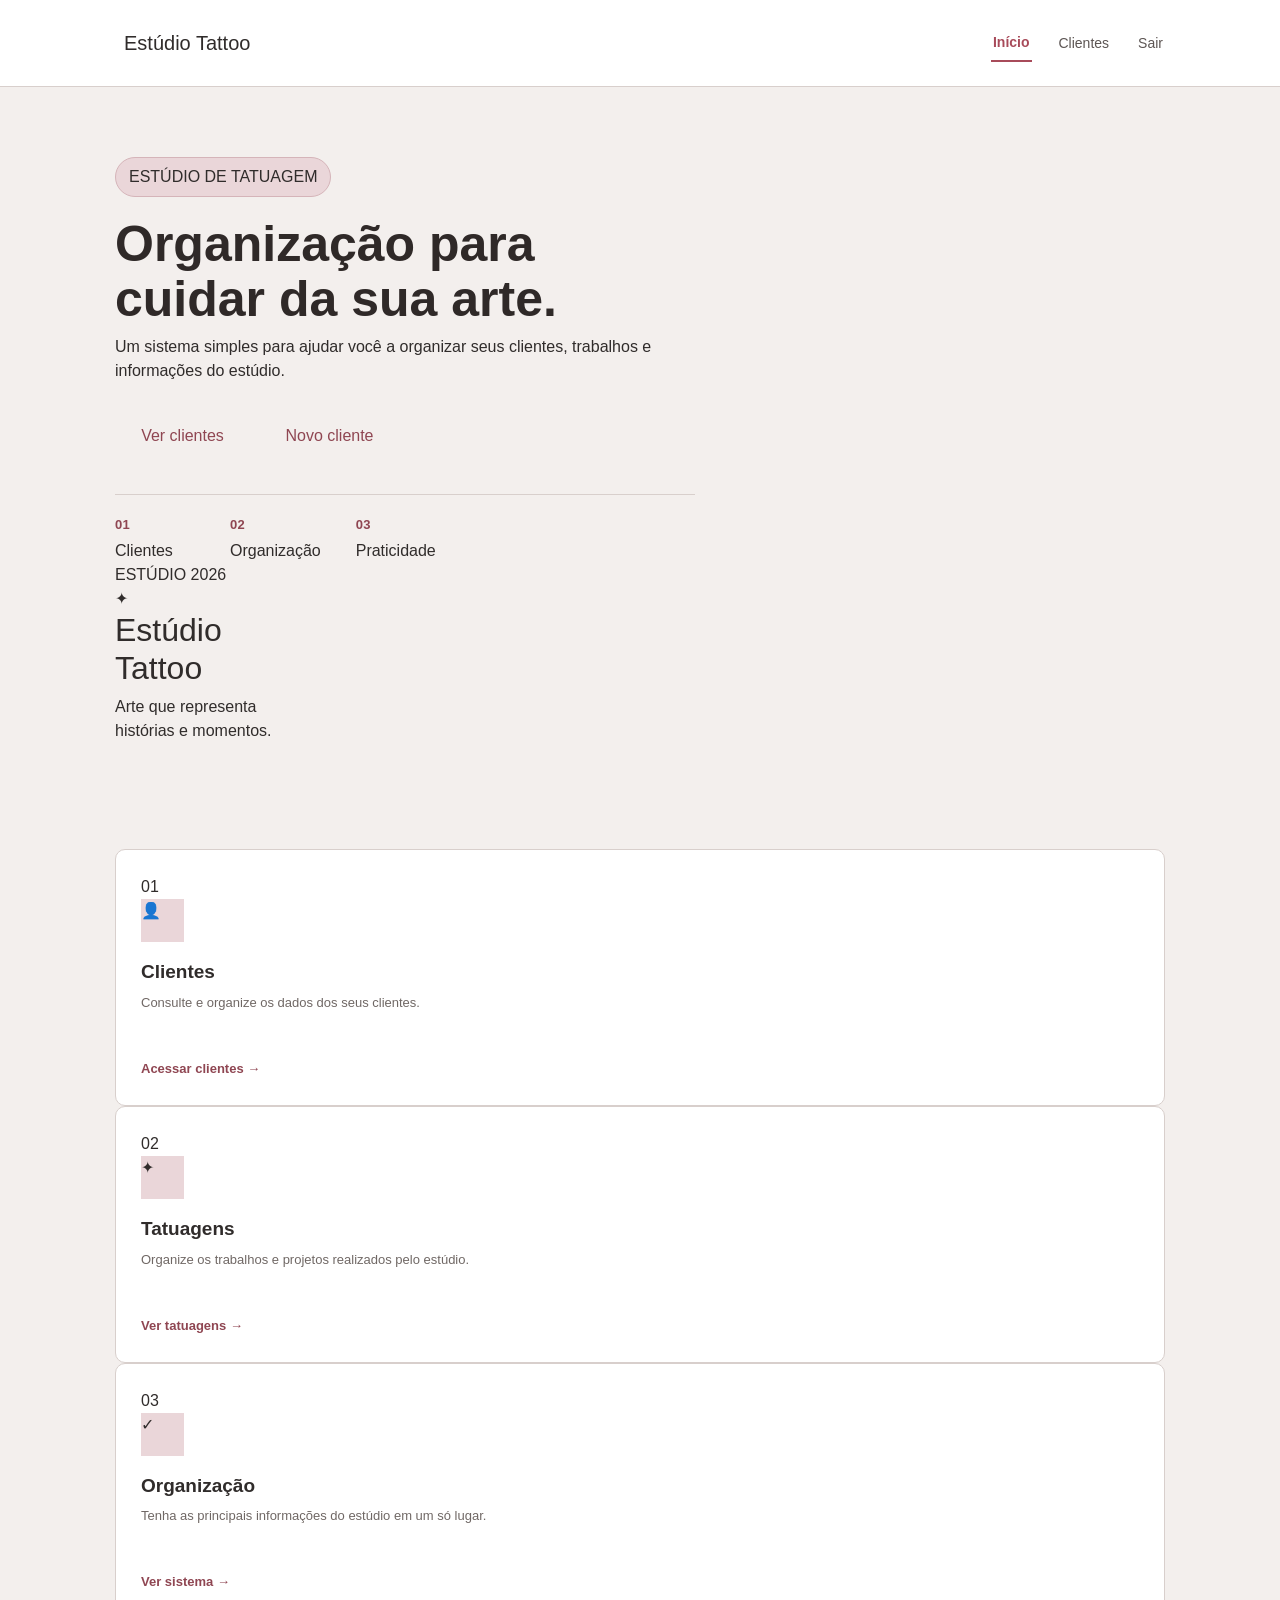
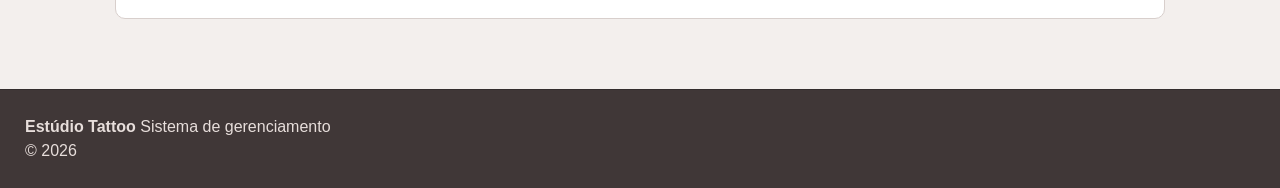
<file: frontend/index.html>
<!DOCTYPE html>
<html lang="pt-br">

<head>
    <meta charset="UTF-8">
    <meta name="viewport" content="width=device-width, initial-scale=1.0">

    <title>Estúdio Tattoo</title>

    <link href="https://cdn.jsdelivr.net/npm/bootstrap@5.3.3/dist/css/bootstrap.min.css" rel="stylesheet">
    <link rel="stylesheet" href="style.css">
</head>

<body>

    <!-- MENU -->
    <nav class="navbar">
        <div class="container">

            <a class="navbar-brand" href="index.html">
                <span class="logo-ponto"></span>
                Estúdio Tattoo
            </a>

            <div class="menu">
                <a href="index.html" class="menu-ativo">Início</a>
                <a href="clientes.html">Clientes</a>
                <a href="login.html">Sair</a>
            </div>

        </div>
    </nav>


    <!-- APRESENTAÇÃO -->
    <main class="inicio">

        <div class="inicio-conteudo">

            <div class="inicio-tag">
                ESTÚDIO DE TATUAGEM
            </div>

            <h1>
                Organização para<br>
                cuidar da sua arte.
            </h1>

            <p>
                Um sistema simples para ajudar você a organizar
                seus clientes, trabalhos e informações do estúdio.
            </p>

            <div class="inicio-botoes">
                <a href="clientes.html" class="btn-principal">
                    Ver clientes
                </a>

                <a href="clientes.html" class="btn-secundario">
                    Novo cliente
                </a>
            </div>

            <div class="inicio-info">

                <div>
                    <strong>01</strong>
                    <span>Clientes</span>
                </div>

                <div>
                    <strong>02</strong>
                    <span>Organização</span>
                </div>

                <div>
                    <strong>03</strong>
                    <span>Praticidade</span>
                </div>

            </div>

        </div>


        <!-- DESTAQUE -->
        <div class="inicio-destaque">

            <div class="destaque-fundo"></div>

            <div class="destaque-card">

                <div class="destaque-topo">
                    <span>ESTÚDIO</span>
                    <span>2026</span>
                </div>

                <div class="destaque-simbolo">
                    ✦
                </div>

                <h2>
                    Estúdio<br>
                    Tattoo
                </h2>

                <div class="destaque-linha"></div>

                <p>
                    Arte que representa<br>
                    histórias e momentos.
                </p>

            </div>

        </div>

    </main>


    <!-- CARDS -->
    <section class="dashboard">

        <div class="card-dashboard">

            <div class="card-numero">01</div>

            <div class="card-icone">
                👤
            </div>

            <h3>Clientes</h3>

            <p>
                Consulte e organize os dados
                dos seus clientes.
            </p>

            <a href="clientes.html">
                Acessar clientes
                <span>→</span>
            </a>

        </div>


        <div class="card-dashboard">

            <div class="card-numero">02</div>

            <div class="card-icone">
                ✦
            </div>

            <h3>Tatuagens</h3>

            <p>
                Organize os trabalhos e projetos
                realizados pelo estúdio.
            </p>

            <a href="#">
                Ver tatuagens
                <span>→</span>
            </a>

        </div>


        <div class="card-dashboard">

            <div class="card-numero">03</div>

            <div class="card-icone">
                ✓
            </div>

            <h3>Organização</h3>

            <p>
                Tenha as principais informações
                do estúdio em um só lugar.
            </p>

            <a href="#">
                Ver sistema
                <span>→</span>
            </a>

        </div>

    </section>


    <!-- RODAPÉ -->
    <footer>

        <div>
            <strong>Estúdio Tattoo</strong>
            <span>Sistema de gerenciamento</span>
        </div>

        <span>© 2026</span>

    </footer>

</body>

</html>
</file>
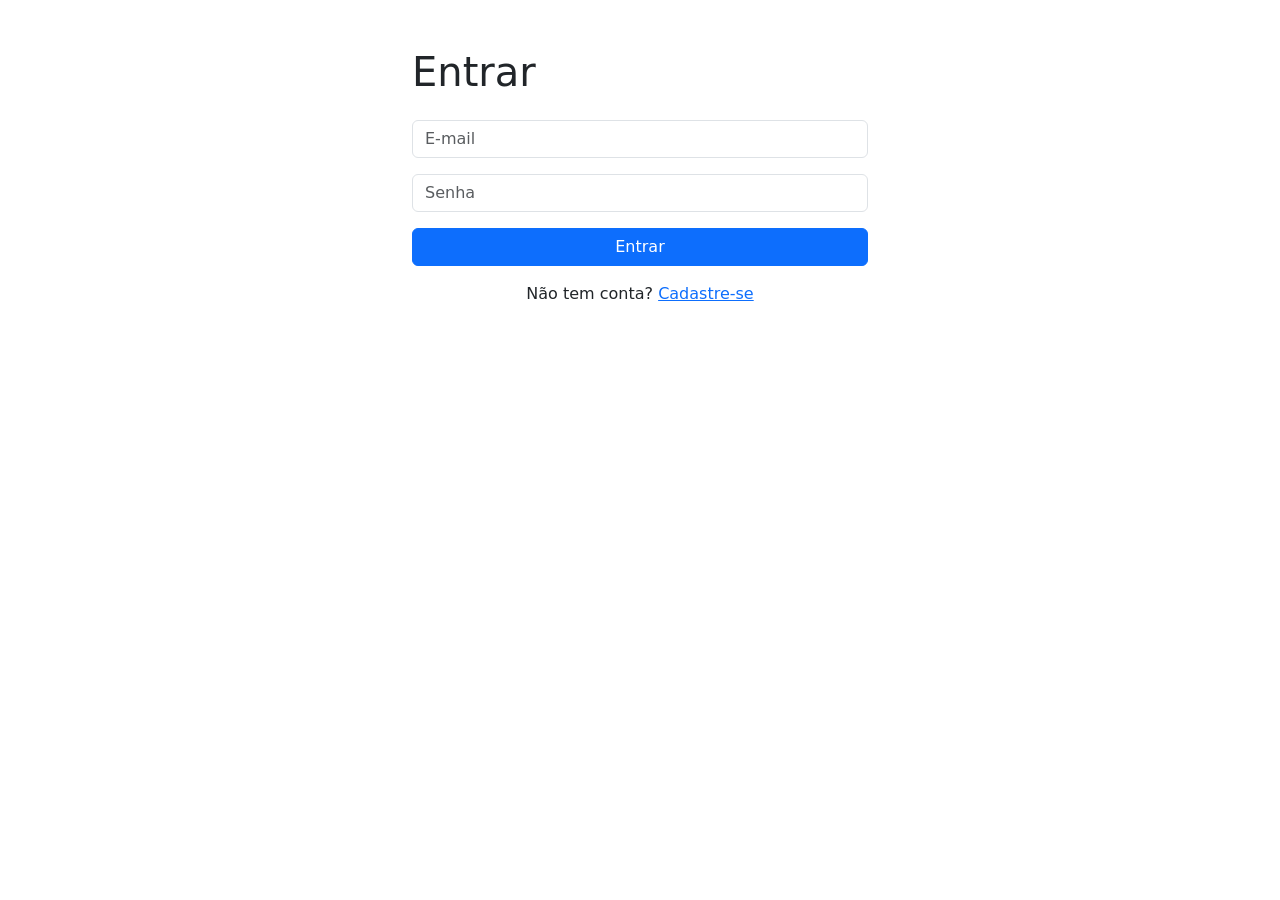
<file: frontend/agendamentos.html>
<!DOCTYPE html>
<html lang="pt-br">

<head>
    <meta charset="UTF-8">
    <title>Agendamentos — Estúdio de Tatuagem</title>
    <link rel="stylesheet" href="style.css">
    <link href="https://cdn.jsdelivr.net/npm/bootstrap@5.3.0/dist/css/bootstrap.min.css" rel="stylesheet">
</head>

<body class="container py-4">

    <nav class="navbar navbar-dark bg-dark mb-4">
        <div class="container">
            <span class="navbar-brand">Estúdio de Tatuagem</span>
            <div>
                <a href="clientes.html" class="text-light me-3">Clientes</a>
                <a href="senioridade.html" class="text-light me-3">Senioridade</a>
                <a href="tatuadores.html" class="text-light me-3">Tatuadores</a>
                <a href="agendamentos.html" class="text-light me-3">Agendamentos</a>
                <a href="estilos.html" class="text-light me-3">Estilos</a>
                <button onclick="sair()" class="btn btn-outline-light btn-sm">Sair</button>
            </div>
        </div>
    </nav>

    <h1>Agendamentos</h1>

    <!-- Formulário para cadastrar novo agendamento -->
    <form id="form-agendamento" class="row g-2 mt-2 mb-4">
        <div class="col-md-3">
            <select id="idcliente" class="form-select" required>
                <option value="">Cliente...</option>
            </select>
        </div>
        <div class="col-md-3">
            <select id="idtatuador" class="form-select" required>
                <option value="">Tatuador...</option>
            </select>
        </div>
        <div class="col-md-2">
            <input type="date" id="dataagendamento" class="form-control" required>
        </div>
        <div class="col-md-2">
            <input type="time" id="horaagendamento" class="form-control" required>
        </div>
        <div class="col-md-2">
            <input type="number" id="valortatuagem" class="form-control" placeholder="Valor (R$)" step="0.01" min="0">
        </div>
        <div class="col-md-12">
            <textarea id="descricaotatuagem" class="form-control" placeholder="Descrição da tatuagem"></textarea>
            <div class="col-md-4">
                <label class="form-label">Desenho aprovado (imagem)</label>
                <input type="file" id="desenho" class="form-control" accept="image/*">
            </div>
        </div>

        <!-- Esse bloco começa escondido — só aparece quando estamos editando um agendamento existente -->
        <div class="col-md-3" id="bloco-status" style="display: none;">
            <select id="status" class="form-select">
                <option value="pendente">Pendente</option>
                <option value="confirmado">Confirmado</option>
                <option value="concluido">Concluído</option>
                <option value="cancelado">Cancelado</option>
            </select>
        </div>

        <div class="col-md-2">
            <button id="btn-submit-agendamento" type="submit" class="btn btn-primary w-100">Cadastrar</button>
        </div>
    </form>

    <!-- Tabela onde os agendamentos vão aparecer -->
    <table class="table table-bordered">
        <thead>
            <tr>
                <th>ID</th>
                <th>Cliente</th>
                <th>Tatuador</th>
                <th>Data</th>
                <th>Hora</th>
                <th>Valor</th>
                <th>Status</th>
                <th>Desenho</th>
                <th>Ações</th>
            </tr>
        </thead>
        <tbody id="corpo-tabela">
            <!-- os agendamentos vão aparecer aqui -->
        </tbody>
    </table>

    <script src="js/auth.js"></script>
    <script src="js/agendamentos.js"></script>

</body>

</html>
</file>
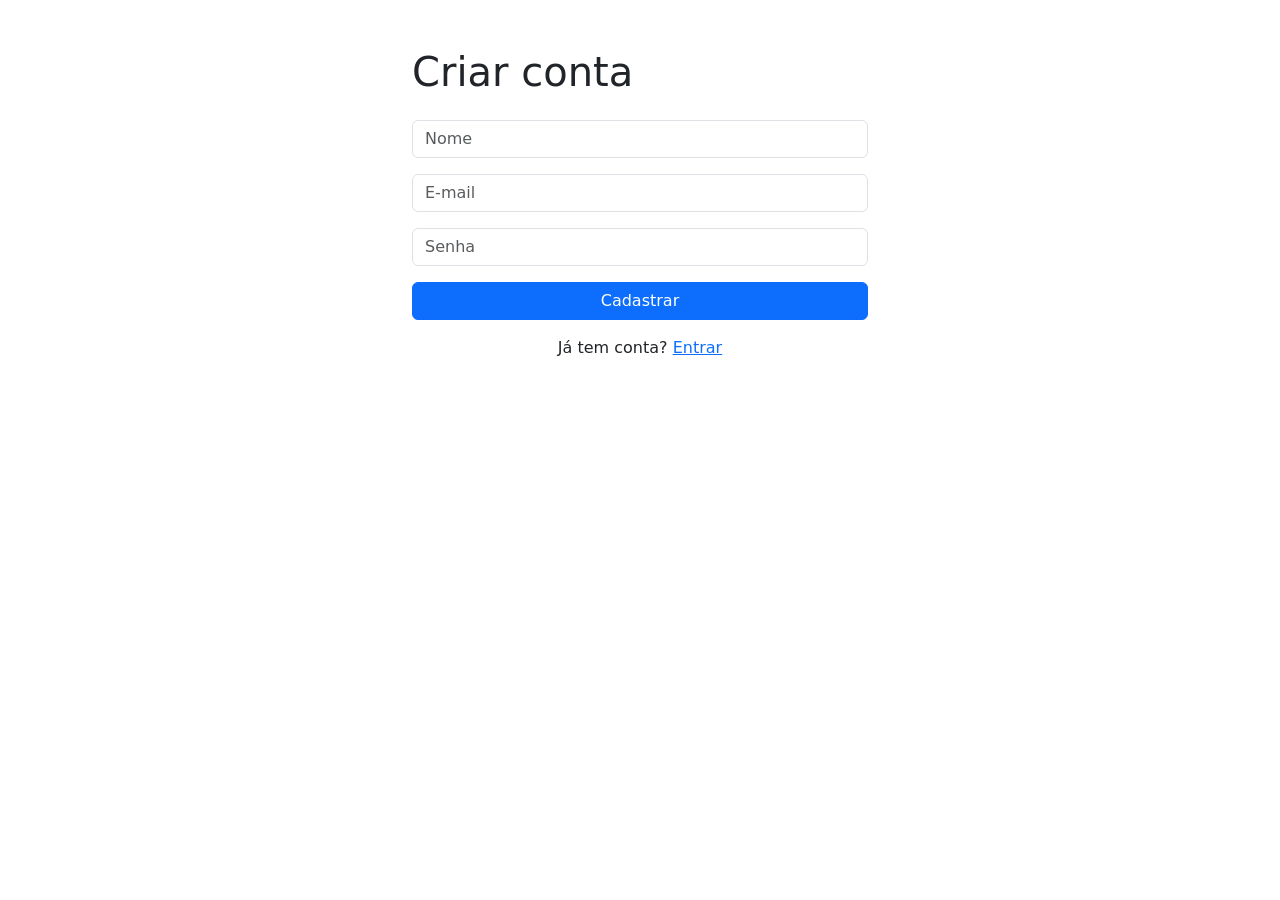
<file: frontend/cadastro.html>
<!DOCTYPE html>
<html lang="pt-br">
<head>
  <meta charset="UTF-8">
  <title>Cadastro — Estúdio de Tatuagem</title>
  <link rel="stylesheet" href="style.css">
  <link href="https://cdn.jsdelivr.net/npm/bootstrap@5.3.0/dist/css/bootstrap.min.css" rel="stylesheet">
</head>
<body class="container py-5" style="max-width: 480px;">

  <h1 class="mb-4">Criar conta</h1>

  <form id="form-cadastro">
    <div class="mb-3">
      <input type="text" id="nome" class="form-control" placeholder="Nome" required>
    </div>
    <div class="mb-3">
      <input type="email" id="email" class="form-control" placeholder="E-mail" required>
    </div>
    <div class="mb-3">
      <input type="password" id="senha" class="form-control" placeholder="Senha" required>
    </div>
    <button type="submit" class="btn btn-primary w-100">Cadastrar</button>
  </form>

  <p class="mt-3 text-center">
    Já tem conta? <a href="login.html">Entrar</a>
  </p>

  <script src="js/auth.js"></script>
  <script src="js/cadastro.js"></script>

</body>
</html>
</file>
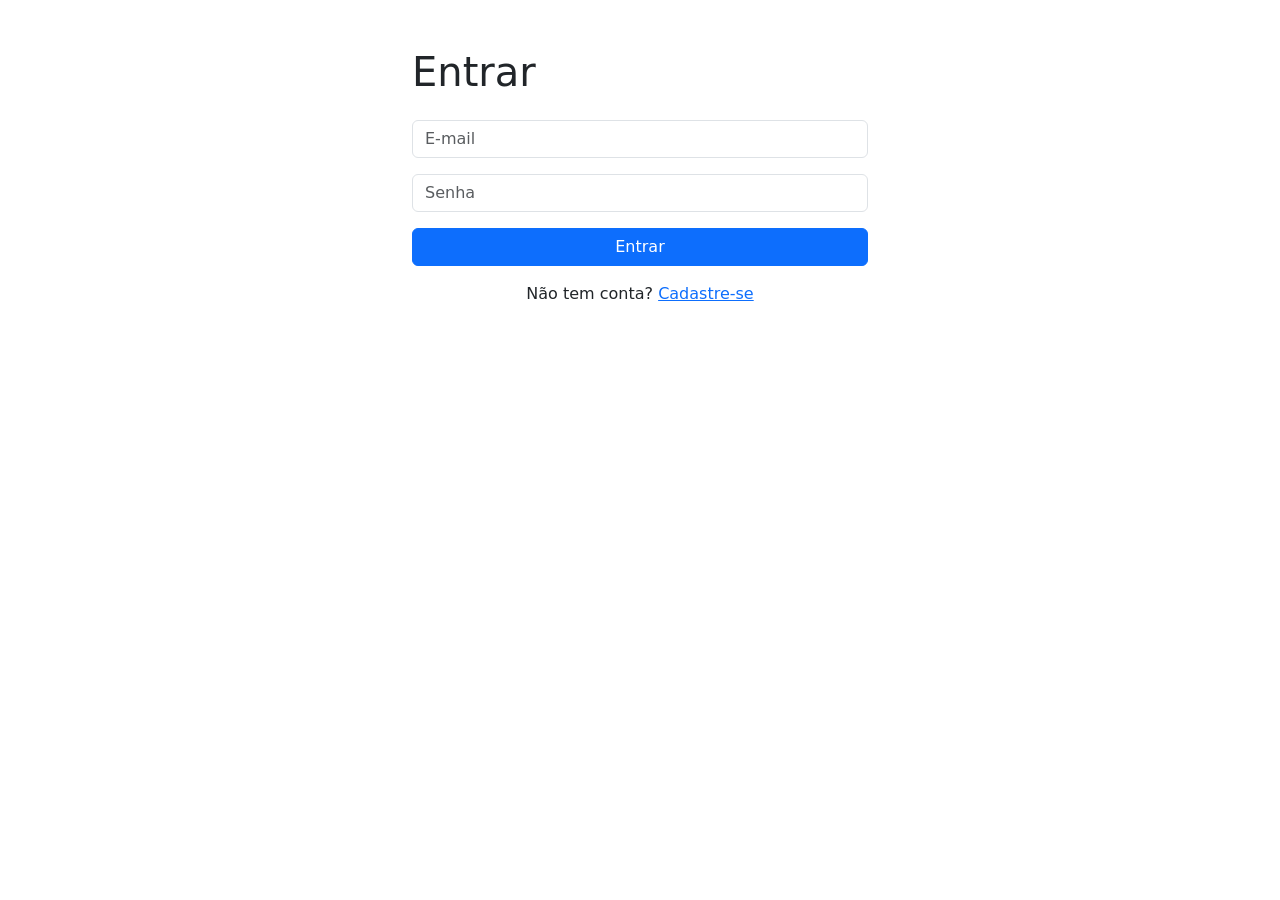
<file: frontend/clientes.html>
<!DOCTYPE html>
<html lang="pt-br">
<head>
  <meta charset="UTF-8">
  <title>Clientes — Estúdio de Tatuagem</title>
  <link rel="stylesheet" href="style.css">
  <!-- Bootstrap: biblioteca de estilos prontos -->
  <link href="https://cdn.jsdelivr.net/npm/bootstrap@5.3.0/dist/css/bootstrap.min.css" rel="stylesheet">
</head>
<body class="container py-4">

<nav class="navbar navbar-dark bg-dark mb-4">
  <div class="container">
    <span class="navbar-brand">Estúdio de Tatuagem</span>
    <div>
      <a href="clientes.html" class="text-light me-3">Clientes</a>
      <a href="senioridade.html" class="text-light me-3">Senioridade</a>
      <a href="tatuadores.html" class="text-light me-3">Tatuadores</a>
      <a href="agendamentos.html" class="text-light me-3">Agendamentos</a>
      <a href="estilos.html" class="text-light me-3">Estilos</a>
      <button onclick="sair()" class="btn btn-outline-light btn-sm">Sair</button>
    </div>
  </div>
</nav>

  <h1>Clientes</h1>

  <!-- Formulário para cadastrar novo cliente -->
  <form id="form-cliente" class="row g-2 mt-2 mb-4">
    <div class="col-md-3">
      <input type="text" id="nome" class="form-control" placeholder="Nome" required>
    </div>
    <div class="col-md-2">
      <input type="text" id="cpf" class="form-control" placeholder="CPF (só números)" required>
    </div>
    <div class="col-md-2">
      <input type="text" id="telefone" class="form-control" placeholder="Telefone">
    </div>
    <div class="col-md-2">
      <input type="text" id="cidade" class="form-control" placeholder="Cidade">
    </div>
    <div class="col-md-1">
      <input type="text" id="uf" class="form-control" placeholder="UF" maxlength="2">
    </div>
    <div class="col-md-2">
      <button id="btn-submit-cliente" type="submit" class="btn btn-primary w-100">Cadastrar</button>
    </div>
  </form>

  <!-- Tabela onde os clientes vão aparecer -->
  <table class="table table-bordered">
    <thead>
      <tr>
        <th>ID</th>
        <th>Nome</th>
        <th>CPF</th>
        <th>Telefone</th>
        <th>Cidade</th>
        <th>UF</th>
        <th>Ações</th>
      </tr>
    </thead>
    <tbody id="corpo-tabela">
      <!-- os clientes vão aparecer aqui -->
    </tbody>
  </table>

  <!-- Importa o arquivo JavaScript separado -->
   <script src="js/auth.js"></script>
  <script src="js/clientes.js"></script>

</body>
</html>
</file>
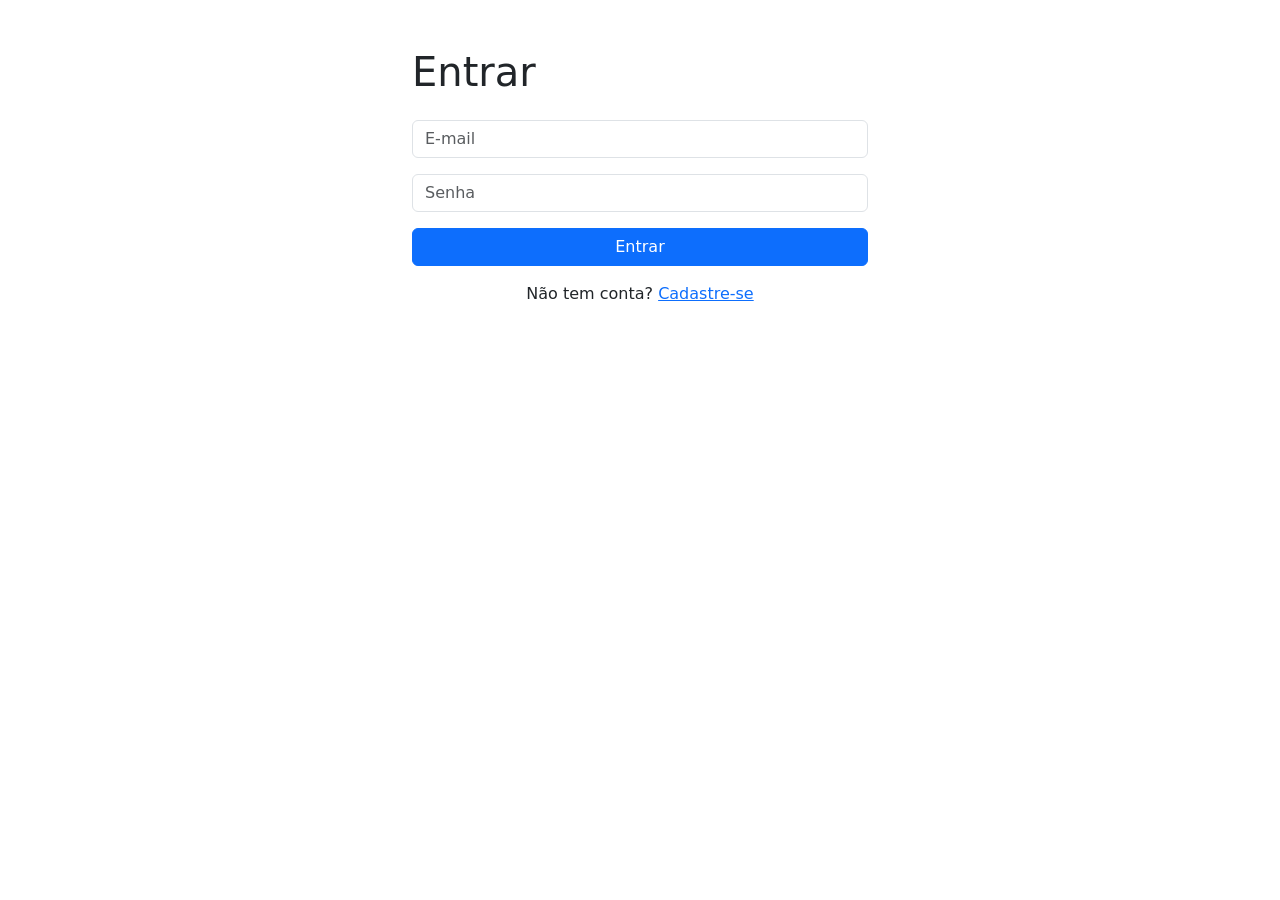
<file: frontend/estilos.html>
<!DOCTYPE html>
<html lang="pt-br">
<head>
  <meta charset="UTF-8">
  <title>Estilos — Estúdio de Tatuagem</title>
  <link rel="stylesheet" href="style.css">
  <link href="https://cdn.jsdelivr.net/npm/bootstrap@5.3.0/dist/css/bootstrap.min.css" rel="stylesheet">
</head>
<body class="container py-4">

  <nav class="navbar navbar-dark bg-dark mb-4">
    <div class="container">
      <span class="navbar-brand">Estúdio de Tatuagem</span>
      <div>
        <a href="clientes.html" class="text-light me-3">Clientes</a>
        <a href="senioridade.html" class="text-light me-3">Senioridade</a>
        <a href="tatuadores.html" class="text-light me-3">Tatuadores</a>
        <a href="agendamentos.html" class="text-light me-3">Agendamentos</a>
        <a href="estilos.html" class="text-light me-3">Estilos</a>
        <button onclick="sair()" class="btn btn-outline-light btn-sm">Sair</button>
      </div>
    </div>
  </nav>

  <h1>Estilos</h1>

  <form id="form-estilo" class="row g-2 mt-2 mb-4">
    <div class="col-md-4">
      <input type="text" id="descricao" class="form-control" placeholder="Descrição (ex: Blackwork)" required>
    </div>
    <div class="col-md-2">
      <button id="btn-submit-estilo" type="submit" class="btn btn-primary w-100">Cadastrar</button>
    </div>
  </form>

  <table class="table table-bordered">
    <thead>
      <tr>
        <th>ID</th>
        <th>Descrição</th>
        <th>Ações</th>
      </tr>
    </thead>
    <tbody id="corpo-tabela">
    </tbody>
  </table>

  <script src="js/auth.js"></script>
  <script src="js/estilos.js"></script>

</body>
</html>
</file>
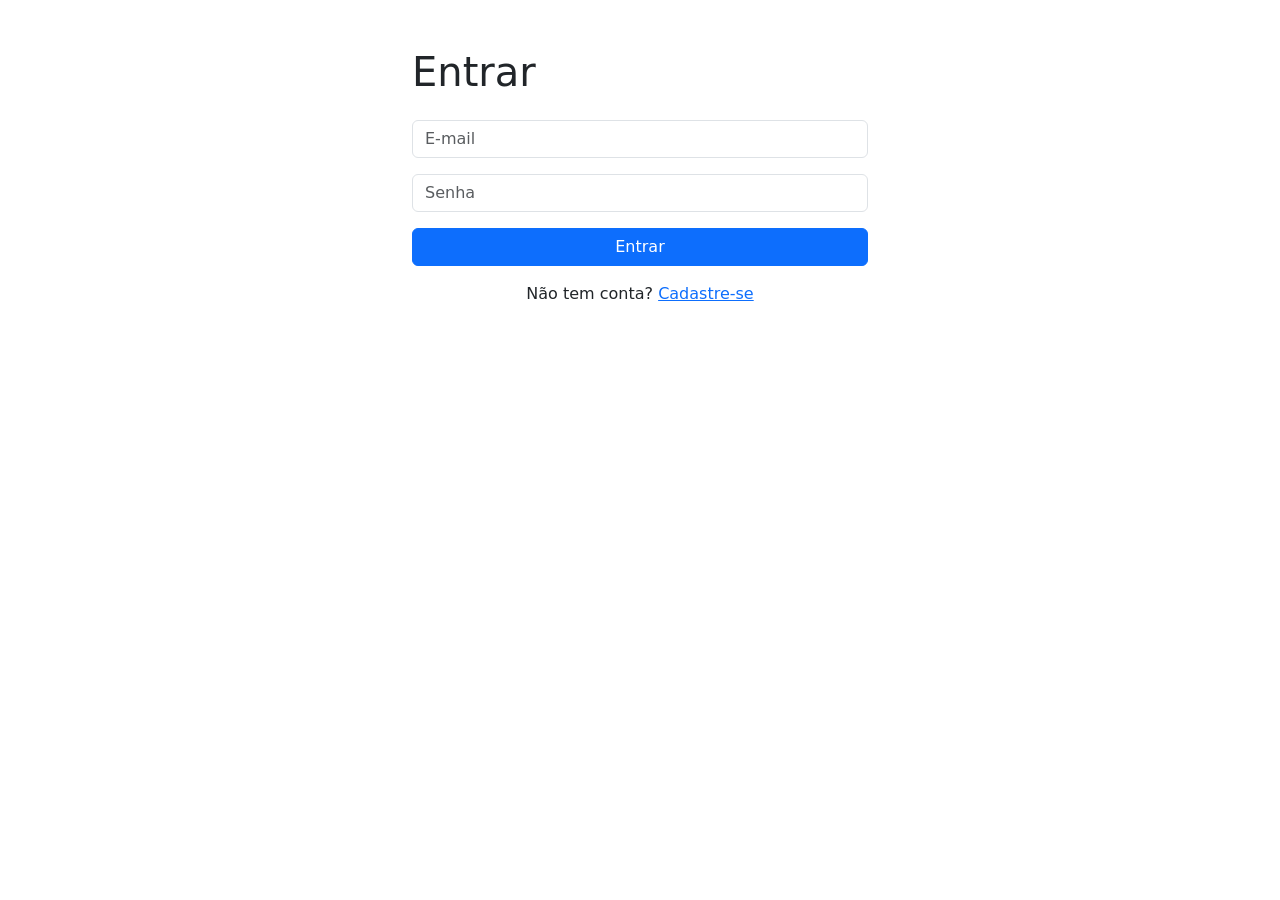
<file: frontend/login.html>
<!DOCTYPE html>
<html lang="pt-br">
<head>
  <meta charset="UTF-8">
  <title>Login — Estúdio de Tatuagem</title>
  <link rel="stylesheet" href="style.css">
  <link href="https://cdn.jsdelivr.net/npm/bootstrap@5.3.0/dist/css/bootstrap.min.css" rel="stylesheet">
</head>
<body class="container py-5" style="max-width: 480px;">

  <h1 class="mb-4">Entrar</h1>

  <form id="form-login">
    <div class="mb-3">
      <input type="email" id="email" class="form-control" placeholder="E-mail" required>
    </div>
    <div class="mb-3">
      <input type="password" id="senha" class="form-control" placeholder="Senha" required>
    </div>
    <button type="submit" class="btn btn-primary w-100">Entrar</button>
  </form>

  <p class="mt-3 text-center">
    Não tem conta? <a href="cadastro.html">Cadastre-se</a>
  </p>

  <script src="js/login.js"></script>

</body>
</html>
</file>
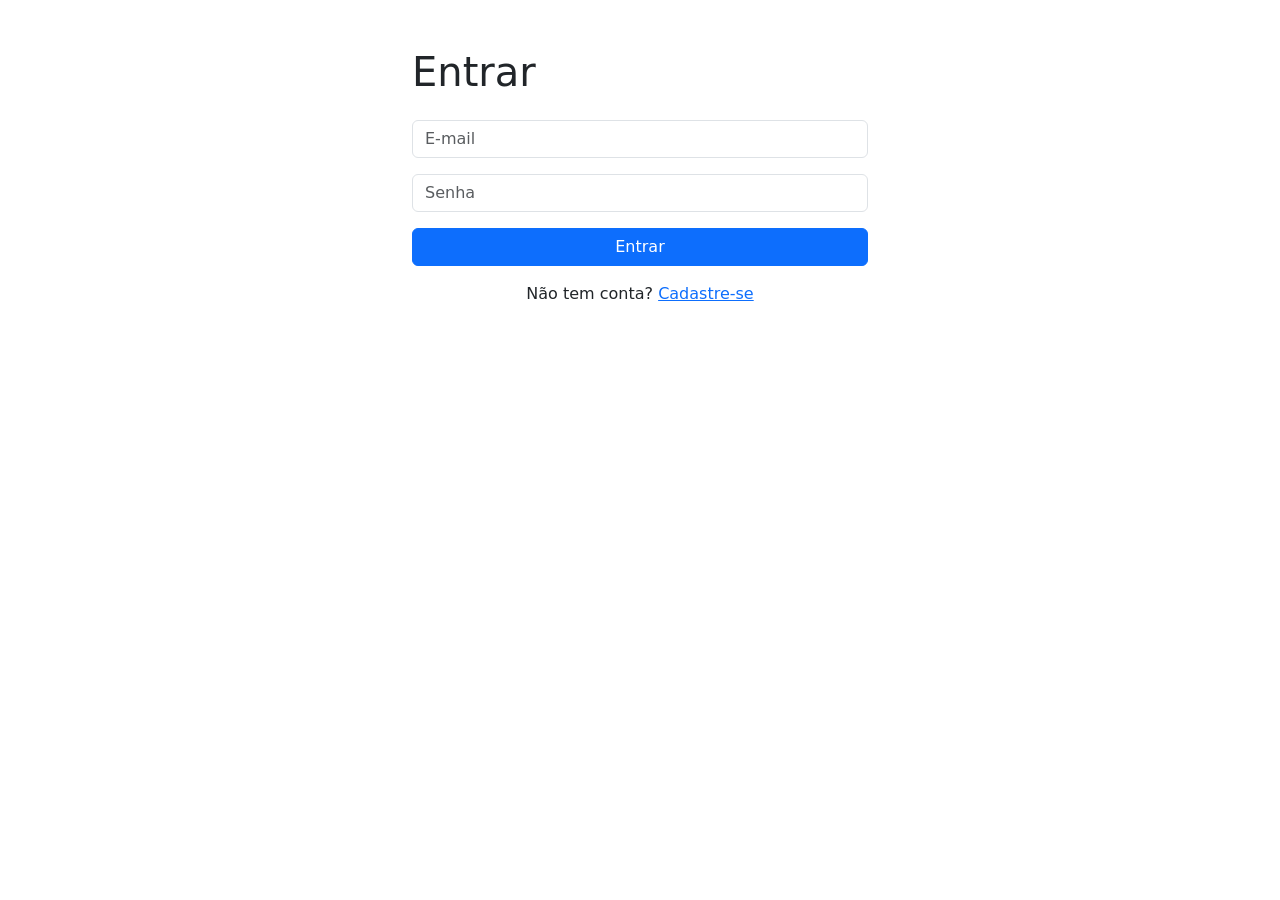
<file: frontend/senioridade.html>
<!DOCTYPE html>
<html lang="pt-br">
<head>
  <meta charset="UTF-8">
  <title>Senioridade — Estúdio de Tatuagem</title>
  <link rel="stylesheet" href="style.css">
  <link href="https://cdn.jsdelivr.net/npm/bootstrap@5.3.0/dist/css/bootstrap.min.css" rel="stylesheet">
</head>
<body class="container py-4">

<nav class="navbar navbar-dark bg-dark mb-4">
  <div class="container">
    <span class="navbar-brand">Estúdio de Tatuagem</span>
    <div>
      <a href="clientes.html" class="text-light me-3">Clientes</a>
      <a href="senioridade.html" class="text-light me-3">Senioridade</a>
      <a href="tatuadores.html" class="text-light me-3">Tatuadores</a>
      <a href="agendamentos.html" class="text-light me-3">Agendamentos</a>
      <a href="estilos.html" class="text-light me-3">Estilos</a>
      <button onclick="sair()" class="btn btn-outline-light btn-sm">Sair</button>
    </div>
  </div>
</nav>

  <h1>Senioridade</h1>

  <!-- Formulário para cadastrar nova senioridade -->
  <form id="form-senioridade" class="row g-2 mt-2 mb-4">
    <div class="col-md-4">
      <input type="text" id="nome" class="form-control" placeholder="Nome (ex: Júnior)" required>
    </div>
    <div class="col-md-2">
      <button id="btn-submit-senioridade" type="submit" class="btn btn-primary w-100">Cadastrar</button>
    </div>
  </form>

  <!-- Tabela onde as senioridades vão aparecer -->
  <table class="table table-bordered">
    <thead>
      <tr>
        <th>ID</th>
        <th>Nome</th>
        <th>Ações</th>
      </tr>
    </thead>
    <tbody id="corpo-tabela">
      <!-- as senioridades vão aparecer aqui -->
    </tbody>
  </table>

  <script src="js/auth.js"></script>
  <script src="js/senioridade.js"></script>

</body>
</html>
</file>
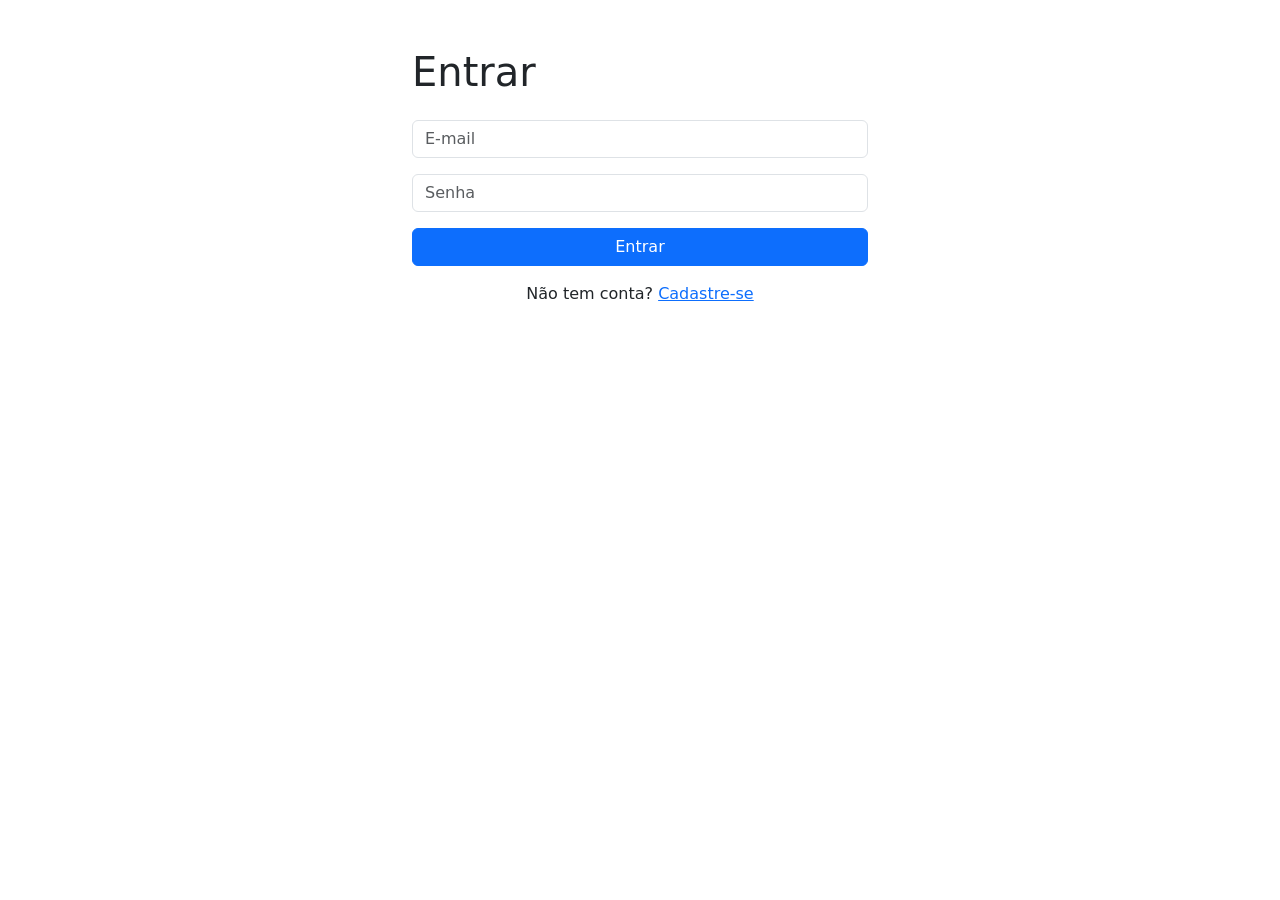
<file: frontend/tatuadores.html>
<!DOCTYPE html>
<html lang="pt-br">

<head>
  <meta charset="UTF-8">
  <title>Tatuadores — Estúdio de Tatuagem</title>
  <link rel="stylesheet" href="style.css">
  <link href="https://cdn.jsdelivr.net/npm/bootstrap@5.3.0/dist/css/bootstrap.min.css" rel="stylesheet">
</head>

<body class="container py-4">

  <nav class="navbar navbar-dark bg-dark mb-4">
    <div class="container">
      <span class="navbar-brand">Estúdio de Tatuagem</span>
      <div>
        <a href="clientes.html" class="text-light me-3">Clientes</a>
        <a href="senioridade.html" class="text-light me-3">Senioridade</a>
        <a href="tatuadores.html" class="text-light me-3">Tatuadores</a>
        <a href="agendamentos.html" class="text-light me-3">Agendamentos</a>
        <a href="estilos.html" class="text-light me-3">Estilos</a>
        <button onclick="sair()" class="btn btn-outline-light btn-sm">Sair</button>
      </div>
    </div>
  </nav>

  <h1>Tatuadores</h1>

  <!-- Formulário para cadastrar novo tatuador -->
  <form id="form-tatuador" class="row g-2 mt-2 mb-4">
    <div class="col-md-3">
      <input type="text" id="nometatuador" class="form-control" placeholder="Nome" required>
    </div>
    <div class="col-md-2">
      <input type="text" id="cpf" class="form-control" placeholder="CPF (só números)" required>
    </div>
    <div class="col-md-3">
      <input type="email" id="email" class="form-control" placeholder="E-mail">
    </div>
    <div class="col-md-2">
      <input type="text" id="telefone" class="form-control" placeholder="Telefone">
    </div>
    <div class="col-md-2">
      <select id="idsenioridade" class="form-select" required>
        <option value="">Senioridade...</option>
        <!-- as opções são preenchidas pelo JavaScript -->
      </select>
    </div>
    <div class="col-md-12">
      <label class="form-label">Estilos que domina</label>
      <div id="lista-estilos" class="d-flex flex-wrap gap-3">
        <!-- os checkboxes são preenchidos pelo JavaScript -->
      </div>
    </div>
    <div class="col-md-2">
      <button id="btn-submit-tatuador" type="submit" class="btn btn-primary w-100">Cadastrar</button>
    </div>
  </form>

  <!-- Tabela onde os tatuadores vão aparecer -->
  <table class="table table-bordered">
    <thead>
      <tr>
        <th>ID</th>
        <th>Nome</th>
        <th>CPF</th>
        <th>E-mail</th>
        <th>Telefone</th>
        <th>Senioridade</th>
        <th>Ações</th>
        <th>Estilos</th>
      </tr>
    </thead>
    <tbody id="corpo-tabela">
      <!-- os tatuadores vão aparecer aqui -->
    </tbody>
  </table>

  <script src="js/auth.js"></script>
  <script src="js/tatuadores.js"></script>

</body>

</html>
</file>
<file: frontend/style.css>
* {
    box-sizing:border-box;
    margin:0;
    padding:0;
    -webkit-font-smoothing:antialiased;
    text-rendering:optimizeLegibility;
}
body {
    min-height:100vh;
    background:#f3efed;
    color:#302c2b;
    font-family:Arial,Helvetica,sans-serif;
    line-height:1.5;
}
a {
    color:#8f4652;
    text-decoration:none;
    transition:.2s;
    font-weight:500;
    outline:none;
}
a:hover {
    color:#6f303b;
    text-decoration:none;
    opacity:1;
    transition:.2s;
    cursor:pointer;
}
button {
    font-family:inherit;
    cursor:pointer;
    border:0;
    transition:.2s;
    outline:none;
}
input,select,textarea {
    font-family:inherit;
    color:#302c2b;
    background:#fff;
    border:1px solid #c9bfbc;
    outline:none;
}
input:focus,select:focus,textarea:focus {
    border-color:#a84b5a;
    box-shadow:0 0 0 3px rgba(168,75,90,.14);
    background:#fff;
    outline:none;
    transition:.2s;
}
.container {
    width:100%;
    max-width:1100px;
    margin:0 auto;
    padding:0 25px;
    position:relative;
}
.navbar {
    width:100%;
    min-height:70px;
    background:#fff;
    border-bottom:1px solid #d8cfcc;
    display:flex;
}
.navbar .container {
    display:flex;
    align-items:center;
    justify-content:space-between;
    min-height:70px;
    gap:25px;
}
.navbar-brand {
    display:flex;
    align-items:center;
    gap:9px;
    color:#302c2b!important;
    font-size:20px;
}
.menu {
    display:flex;
    align-items:center;
    gap:25px;
    list-style:none;
    margin-left:auto;
}
.menu a {
    color:#5d5654!important;
    font-size:14px;
    font-weight:500;
    padding:7px 2px;
    transition:.2s;
}
.menu a:hover,.menu .menu-ativo {
    color:#a84b5a!important;
    background:transparent;
    opacity:1;
    font-weight:600;
    border-bottom:2px solid #a84b5a;
}
.inicio {
    width:100%;
    max-width:1100px;
    min-height:550px;
    margin:0 auto;
    padding:70px 25px;
}
.inicio-conteudo {
    max-width:580px;
    display:block;
    position:relative;
    z-index:2;
    text-align:left;
}
.inicio-tag {
    display:inline-block;
    padding:7px 13px;
    background:#ead6d9;
    border:1px solid #d5b4b9;
    border-radius:20px;
}
.inicio-conteudo h1 {
    margin-top:20px;
    color:#2f2928;
    font-size:50px;
    line-height:1.1;
    font-weight:700;
}
.inicio-descricao {
    max-width:500px;
    margin-top:20px;
    color:#665e5b;
    font-size:16px;
    line-height:1.7;
}
.inicio-botoes {
    display:flex;
    gap:12px;
    margin-top:30px;
    align-items:center;
    flex-wrap:wrap;
}
.btn-principal {
    display:inline-flex;
    align-items:center;
    justify-content:center;
    min-width:135px;
    padding:11px 20px;
}
.btn-principal:hover {
    background:#843844;
    border-color:#843844;
    color:#fff!important;
    transform:translateY(-1px);
    box-shadow:0 5px 14px rgba(132,56,68,.18);
}
.btn-secundario {
    display:inline-flex;
    align-items:center;
    justify-content:center;
    min-width:135px;
    padding:11px 20px;
}
.btn-secundario:hover {
    background:#d8ceca;
    border-color:#b9aaa5;
    color:#342e2c!important;
    transform:translateY(-1px);
    box-shadow:0 4px 12px rgba(60,50,45,.08);
}
.inicio-info {
    display:flex;
    gap:35px;
    margin-top:35px;
    padding-top:20px;
    border-top:1px solid #d8cfcc;
}
.inicio-info div {
    display:flex;
    flex-direction:column;
    gap:4px;
    min-width:80px;
    text-align:left;
}
.inicio-info strong {
    color:#8f4652;
    font-size:13px;
    font-weight:700;
    display:block;
    letter-spacing:.2px;
}
.inicio-card {
    width:280px;
    min-height:280px;
    padding:30px;
    background:#fff;
    border:1px solid #d8cfcc;
}
.card-simbolo {
    width:65px;
    height:65px;
    margin-bottom:20px;
    display:flex;
    background:#ead6d9;
}
.inicio-card h2 {
    margin-bottom:10px;
    color:#302c2b;
    font-size:22px;
    font-weight:700;
    line-height:1.2;
}
.inicio-card p {
    color:#706865;
    font-size:14px;
    line-height:1.6;
    margin:0;
    max-width:220px;
}
.dashboard {
    width:100%;
    max-width:1100px;
    margin:0 auto;
    padding:20px 25px 70px;
    display:grid;
}
.card-dashboard {
    position:relative;
    padding:25px;
    background:#fff;
    border:1px solid #d8cfcc;
    border-radius:10px;
}
.card-dashboard:hover {
    transform:translateY(-3px);
    border-color:#b9a9a5;
    box-shadow:0 8px 20px rgba(65,52,48,.08);
    transition:.2s;
    background:#fff;
}
.card-icone {
    width:43px;
    height:43px;
    margin-bottom:18px;
    display:flex;
    background:#ead6d9;
}
.card-dashboard h3 {
    margin-bottom:8px;
    color:#302c2b;
    font-size:19px;
    font-weight:700;
    line-height:1.3;
}
.card-dashboard p {
    min-height:45px;
    margin-bottom:18px;
    color:#706865;
    font-size:13px;
    line-height:1.6;
}
.card-dashboard a {
    color:#8f4652;
    font-size:13px;
    font-weight:600;
    display:inline-block;
    transition:.2s;
}
.page {
    width:100%;
    max-width:1100px;
    margin:0 auto;
    padding:50px 25px;
    position:relative;
}
.titulo {
    margin-bottom:8px;
    color:#302c2b;
    font-size:28px;
    line-height:1.2;
    font-weight:700;
}
.subtitulo {
    margin-bottom:25px;
    color:#706865;
    font-size:14px;
    line-height:1.5;
    max-width:700px;
}
.form-group {
    margin-bottom:18px;
    width:100%;
    display:block;
    position:relative;
    text-align:left;
}
label {
    display:block;
    margin-bottom:7px;
    color:#4e4745;
    font-size:14px;
    font-weight:600;
}
.table {
    width:100%;
    margin-top:20px;
    background:#fff;
    border:1px solid #d8cfcc;
    border-radius:8px;
}
.table thead th {
    padding:14px;
    background:#4a4040!important;
    border-bottom:1px solid #3b3333;
    color:#fff!important;
    font-size:13px;
}
.table tbody td {
    padding:13px 14px;
    background:#fff!important;
    border-bottom:1px solid #e5dedb;
    color:#514947!important;
    font-size:14px;
}
.table tbody tr:hover td {
    background:#f1e8e8!important;
    color:#3d3533!important;
    transition:.15s;
    border-bottom-color:#d9c9c9;
    cursor:default;
}
.table tbody td:nth-child(2) {
    color:#a84b5a!important;
    font-weight:700;
    cursor:pointer;
    transition:.2s;
    text-decoration:none;
}
.table tbody tr:hover td:nth-child(2) {
    color:#3f718e!important;
    font-weight:700;
    text-decoration:none;
    transition:.2s;
    cursor:pointer;
}
.table a {
    color:#a84b5a!important;
    font-weight:600;
    text-decoration:none;
    transition:.2s;
    font-size:13px;
}
.table a:hover {
    color:#6f303b!important;
    text-decoration:underline;
    transition:.2s;
    opacity:1;
    cursor:pointer;
}
.mensagem {
    padding:12px 15px;
    margin:15px 0;
    background:#ead6d9;
    border:1px solid #d5b4b9;
    border-radius:6px;
}
.mensagem {
    color:#743640;
    font-size:14px;
    line-height:1.5;
    font-weight:500;
    display:block;
}
.login {
    min-height:100vh;
    display:flex;
    align-items:center;
    justify-content:center;
    padding:30px;
}
.login-container {
    width:100%;
    max-width:400px;
    padding:35px;
    background:#fff;
    border:1px solid #d8cfcc;
}
.login-container h1 {
    margin-bottom:8px;
    text-align:center;
    color:#302c2b;
    font-size:27px;
    font-weight:700;
}
.login-container p {
    margin-bottom:25px;
    color:#706865;
    text-align:center;
    font-size:14px;
    line-height:1.5;
}
.login-container .btn {
    width:100%;
    margin-top:10px;
    min-height:42px;
    display:flex;
    justify-content:center;
}
.item {
    padding:18px;
    background:#fff;
    border:1px solid #d8cfcc;
    border-radius:8px;
    transition:.2s;
}
footer {
    width:100%;
    padding:25px;
    background:#403737;
    border-top:1px solid #332d2d;
    color:#e7dedb;
}
</file>
